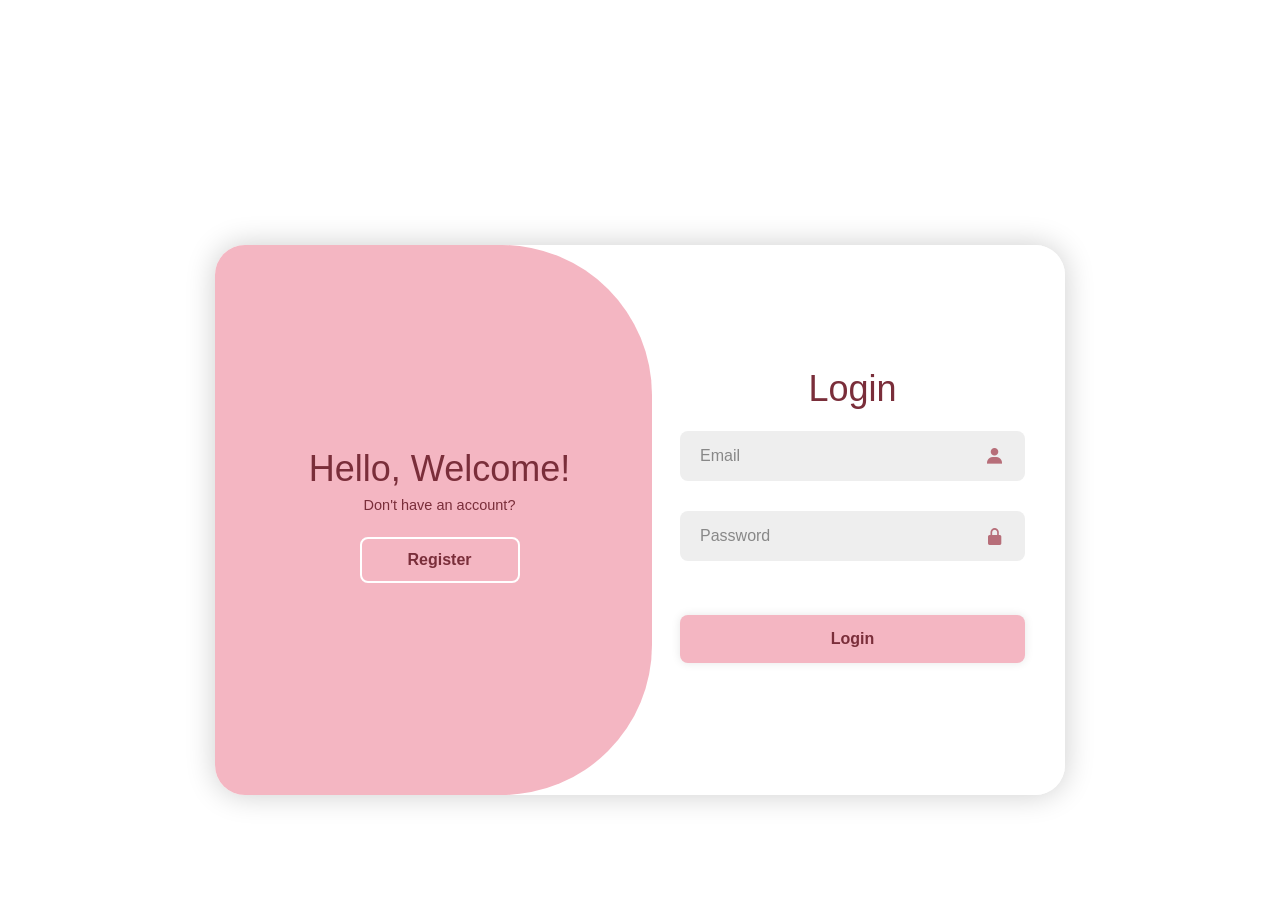
<file: personal_blog/frontend/pages/account.html>
<!DOCTYPE html>
<html lang="en">
<head>
  <meta charset="UTF-8">
  <title>My Account</title>

  <style>
    body {
      margin: 0;
      height: 100vh;
      background: #f7f7f7;
      display: flex;
      align-items: center;
      justify-content: center;
      font-family: 'Segoe UI', sans-serif;
    }

    .account-panel {
      background: #ffffff;
      width: 320px;
      border-radius: 18px;
      box-shadow: 0 12px 30px rgba(0,0,0,0.08);
      padding: 24px;
      text-align: center;
    }

    .avatar {
      width: 72px;
      height: 72px;
      border-radius: 50%;
      background: #fdecef;
      color: #b14a6b;
      display: flex;
      align-items: center;
      justify-content: center;
      font-size: 28px;
      font-weight: 600;
      margin: 0 auto 12px;
    }

    h2 { margin: 10px 0 4px; }
    p { font-size: 14px; color: #777; }

    .btn {
      width: 100%;
      padding: 10px;
      border-radius: 10px;
      border: none;
      cursor: pointer;
      font-size: 14px;
      margin-top: 10px;
    }

    .btn-primary {
      background: #fdecef;
      color: #8a2f4a;
    }

    .btn-primary:hover { background: #f6c7d5; }

    .btn-logout {
      background: transparent;
      color: #999;
    }

    .btn-logout:hover { color: #000; }

    /* ===== EDIT MODAL ===== */
    #editModal {
      position: fixed;
      inset: 0;
      background: rgba(0,0,0,0.35);
      display: none;
      align-items: center;
      justify-content: center;
    }

    .modal-box {
      background: #fff;
      width: 320px;
      padding: 24px;
      border-radius: 18px;
      box-shadow: 0 15px 40px rgba(0,0,0,0.15);
    }

    .modal-box h3 {
      color: #8a2f4a;
      margin-bottom: 12px;
      text-align: center;
    }

    .modal-box input {
      width: 100%;
      padding: 10px;
      margin-bottom: 10px;
      border-radius: 10px;
      border: 1px solid #f3c6d3;
    }
  </style>
</head>

<body>

<div class="account-panel">
  <div class="avatar" id="avatar">U</div>
  <h2 id="username">My Account</h2>
  <p id="email"></p>

  <!-- ONLY OPENS MODAL -->
  <button class="btn btn-primary" id="editBtn">Edit Profile</button>

  <button class="btn btn-logout" id="logoutBtn">Logout</button>
</div>

<!-- EDIT PROFILE MODAL -->
<div id="editModal">
  <div class="modal-box">
    <h3>Edit Profile</h3>

    <input id="oldPassword" type="password" placeholder="Old password" />
    <input id="newUsername" placeholder="New username (optional)" />
    <input id="newPassword" type="password" placeholder="New password" />

    <button class="btn btn-primary" id="saveBtn">Save</button>
    <button class="btn btn-logout" id="cancelBtn">Cancel</button>
  </div>
</div>

<script type="module" src="../assets/js/account.page.js"></script>

</body>
</html>
</file>
<file: personal_blog/frontend/assets/css/login.css>
* {
    font-family: 'Segoe UI', Tahoma, Geneva, Verdana, sans-serif;
    box-sizing: border-box;
}

/* body layout */
body {
    display: flex;
    justify-content: center;
    align-items: center;
    min-height: 100vh;
    padding-top: 140px;
    background: #fff;
}

/* header */
header {
    position: fixed;
    top: 0;
    left: 0;
    width: 100%;
    background: rgba(244, 182, 194, 0.95);
    padding: 15px 5%;
    z-index: 10;
}

header nav ul {
    list-style: none;
    display: flex;
    flex-wrap: wrap;
    justify-content: center;
    gap: 20px;
}

header nav ul li a {
    color: white;
    text-decoration: none;
    font-weight: bold;
    transition: 0.3s;
}

header nav ul li a:hover {
    color: #505050;
}

/* container */
.container {
    position: relative;
    width: 850px;
    height: 550px;
    background: #fff;
    border-radius: 30px;
    box-shadow: 0 0 30px rgba(0, 0, 0, .2);
    overflow: hidden;
}

/* form box */
.form-box {
    position: absolute;
    right: 0;
    width: 50%;
    height: 100%;
    background: #fff;
    display: flex;
    align-items: center;
    color: #7a2e3a;
    text-align: center;
    padding: 40px;
    z-index: 1;
}

.form-box.register {
    visibility: hidden;
}

form {
    width: 100%;
}

/* headings */
.container h1 {
    font-size: 36px;
    margin: -10px 0;
}

/* input styles */
.input-box {
    position: relative;
    margin: 30px 0;
}

.input-box input {
    width: 100%;
    padding: 13px 50px 13px 20px;
    background: #eee;
    border-radius: 8px;
    border: none;
    outline: none;
    font-size: 16px;
    color: #333;
    font-weight: 500;
}

.input-box input::placeholder {
    color: #888;
    font-weight: 400;
}

.input-box i {
    position: absolute;
    right: 20px;
    top: 50%;
    transform: translateY(-50%);
    font-size: 20px;
    color: #b76e79;
}

/* forgot link */
.forgot-link {
    margin: -15px 0 15px;
}

.forgot-link a {
    font-size: 14.5px;
    color: #fff;
    text-decoration: none;
}

/* button */
.btn {
    width: 100%;
    height: 48px;
    background: #f4b6c2;
    color: #7a2e3a;
    border-radius: 8px;
    box-shadow: 0 0 10px rgba(0, 0, 0, .1);
    border: none;
    cursor: pointer;
    font-size: 16px;
    font-weight: 600;
}

/* paragraph */
.container p {
    font-size: 14.5px;
    margin: 15px 0;
}

/* social icons */
.social-icons a {
    display: inline-flex;
    padding: 10px;
    border: 2px solid #ccc;
    border-radius: 8px;
    font-size: 24px;
    color: #333;
    text-decoration: none;
    margin: 0 8px;
}

/* toggle box */
.toggle-box {
    position: absolute;
    width: 100%;
    height: 100%;
    color: #fff;
}

.toggle-box::before {
    content: '';
    position: absolute;
    left: -250%;
    width: 300%;
    height: 100%;
    background: #f4b6c2;
    border-radius: 150px;
    z-index: 2;
    transition: left 0.6s ease-in-out;
}

.container.active .toggle-box::before {
    left: 50%;
    transition-delay: 0.6s;
}

/* toggle panels */
.toggle-panel {
    position: absolute;
    width: 50%;
    height: 100%;
    color: #7a2e3a;
    display: flex;
    flex-direction: column;
    justify-content: center;
    align-items: center;
    z-index: 2;
    transition: .6s ease-in-out;
}

.container.active .toggle-panel.toggle-left {
    left: -50%;
    transition-delay: 0.6s;
}

.container.active .toggle-panel.toggle-right {
    left: 50%;
    transition-delay: 0.6s;
}

.toggle-panel.toggle-left {
    left: 0;
    transition-delay: 0.6s;
}

.toggle-panel.toggle-right {
    left: 100%;
    transition-delay: 0s;
}

/* form visibility toggles */
.container.active .form-box.register {
    left: 0;
    visibility: visible;
}

.container.active .form-box.login {
    left: 50%;
    visibility: hidden;
}

.toggle-panel p {
    margin-bottom: 20px;
}

.toggle-panel .btn {
    width: 160px;
    height: 46px;
    background: transparent;
    border: 2px solid #fff;
    box-shadow: none;
}

/* media queries */
@media screen and (max-width: 650px) {
    .container {
        height: calc(100vh - 40px);
    }

    .form-box {
        bottom: 0;
        width: 100%;
        height: 70%;
    }

    .container.active .form-box {
        right: 0;
        bottom: 30%;
    }

    .toggle-box::before {
        left: 0;
        top: -270%;
        width: 100%;
        height: 300%;
        border-radius: 20vw;
    }

    .container.active .toggle-box::before {
        left: 0;
        top: 70%;
    }

    .toggle-panel {
        width: 100%;
        height: 30%;
    }

    .toggle-panel.toggle-left {
        top: 0;
        left: 0;
    }

    .container.active .toggle-panel.toggle-left {
        top: -30%;
    }

    .toggle-panel.toggle-right {
        position: absolute;
        left: 0;
        bottom: 0;
        transform: translateY(100%);
        opacity: 0;
        transition: transform 0.5s ease-in-out, opacity 0.5s ease-in-out;
        pointer-events: none;
    }

    .container.active .toggle-panel.toggle-right {
        left: 0;
        bottom: 0;
        transform: translateY(0);
        opacity: 1;
        pointer-events: all;
    }
}

@media screen and (max-width: 400px) {
    .form-box {
        padding: 20px;
    }

    .toggle-panel h1 {
        font-size: 30px;
    }
}

/* mobile menu styles */
#mobileMenuBtn {
    width: 40px;
    height: 40px;
    padding: 0;
    font-size: 24px;
    line-height: 40px;
    text-align: center;
    border-radius: 8px;
    display: flex;
    justify-content: center;
    align-items: center;
}

.mobile-menu {
    position: absolute;
    top: 100%;
    left: 0;
    right: 0;
    max-height: 70vh;
    overflow-y: auto;
    transition: all 0.3s ease;
    display: none;
}

.mobile-menu ul {
    padding: 0;
    margin: 0;
}

.mobile-menu li a {
    padding: 12px 20px;
    display: block;
    color: #fff;
    text-decoration: none;
    border-bottom: 1px solid #333;
}

.mobile-menu li a:hover {
    background: #00bcd4;
    color: #000;
}

/* responsive adjustments */
@media (max-width: 767.98px) {
    .search-form {
        width: 80%;
        margin: 10px 0;
    }
}

/* desktop-меню */
@media (min-width: 768px) {
    .desktop-nav {
        display: flex !important;
    }

    .mobile-nav,
    .mobile-menu {
        display: none !important;
    }
}

@media (max-width: 800px) {
    .desktop-nav {
        display: none !important;
    }

    .mobile-nav {
        display: flex !important;
    }

    #mobileMenu {
        display: none;
    }
}


/* z-index fixes */
header {
    z-index: 1050;
}

.dropdown-menu {
    z-index: 1051;
}

.dropdown .btn {
    background-color: transparent;
    color: #fff;
    border: 1px solid #fff;
}

.dropdown .btn:hover,
.dropdown .btn:focus {
    background-color: #111;
    color: #fca311;
    border-color: #fca311;
}

.dropdown-menu {
    background-color: #000;
    border: 1px solid #333;
    padding: 0.5rem 0;
}

.dropdown-menu a {
    color: #fff;
    padding: 0.5rem 1rem;
    display: block;
    text-decoration: none;
}

.dropdown-menu a:hover {
    background-color: #111;
    color: #fca311;
}
</file>
